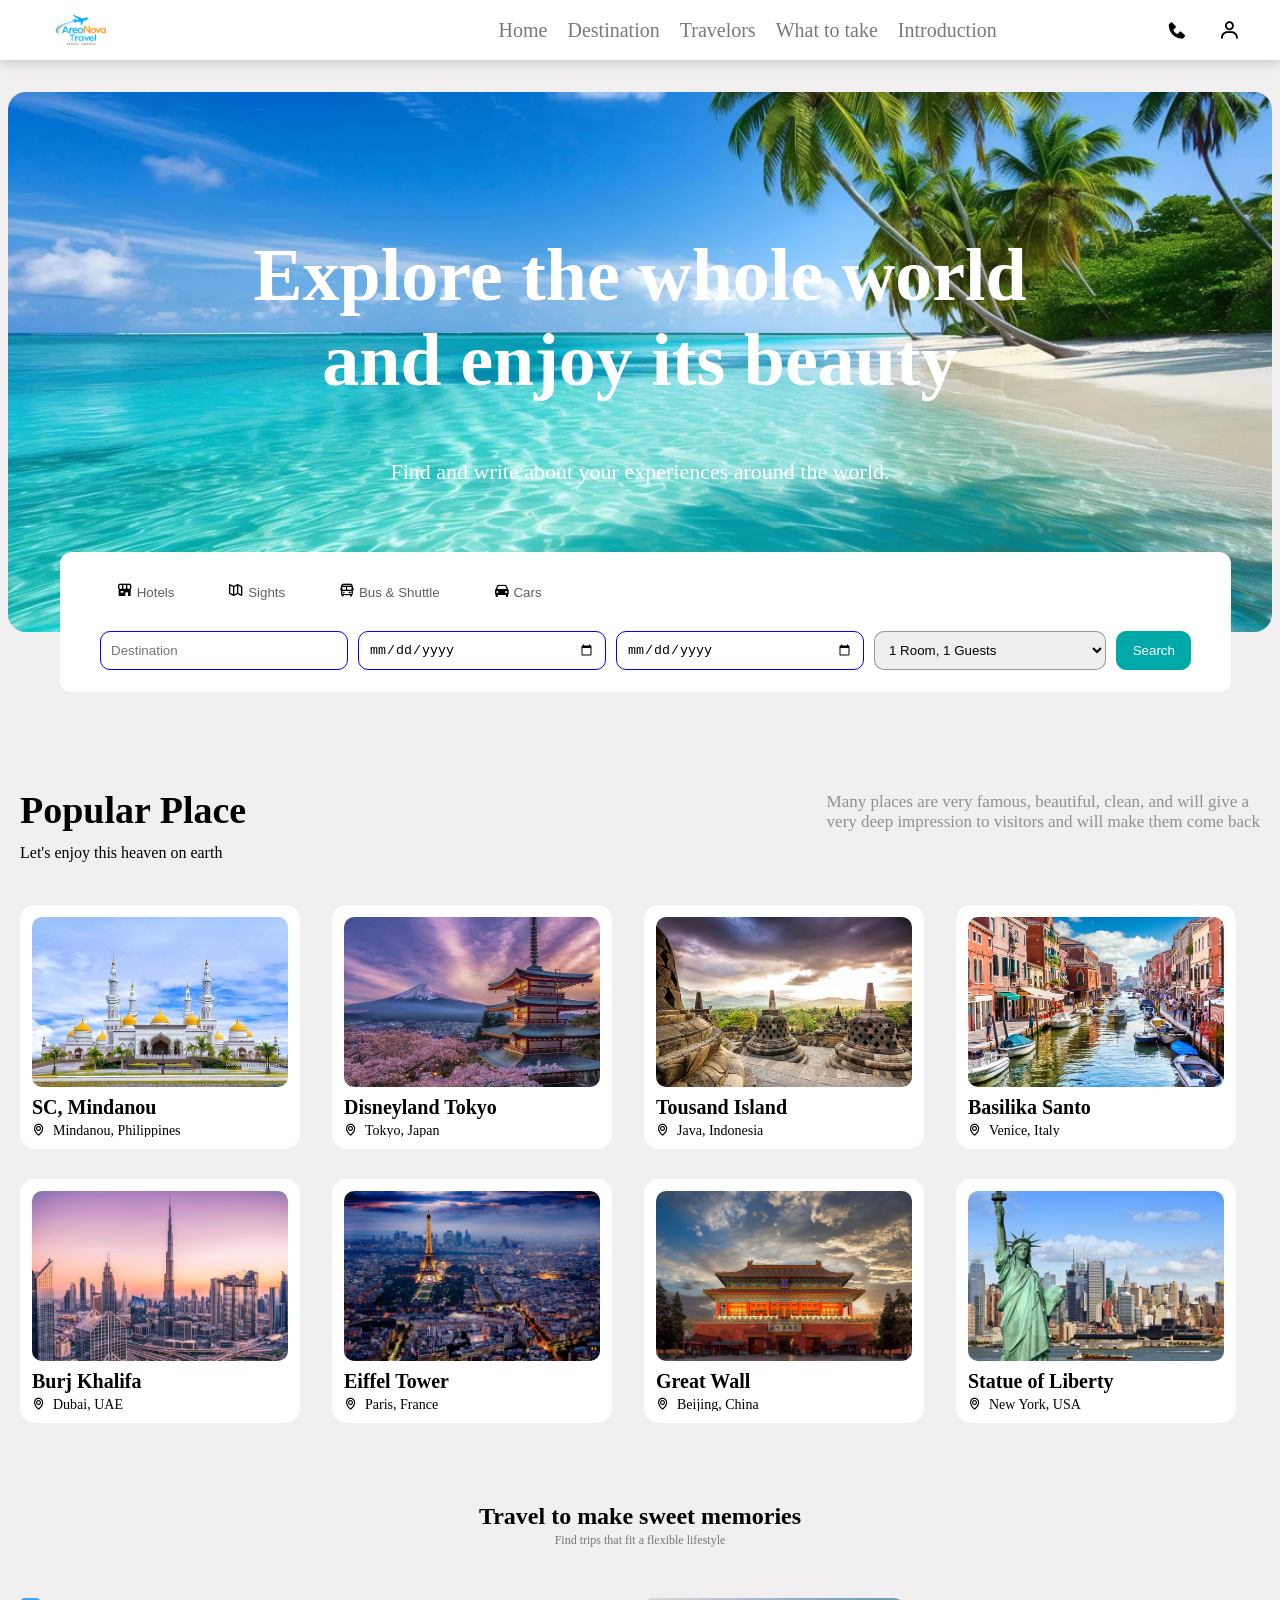
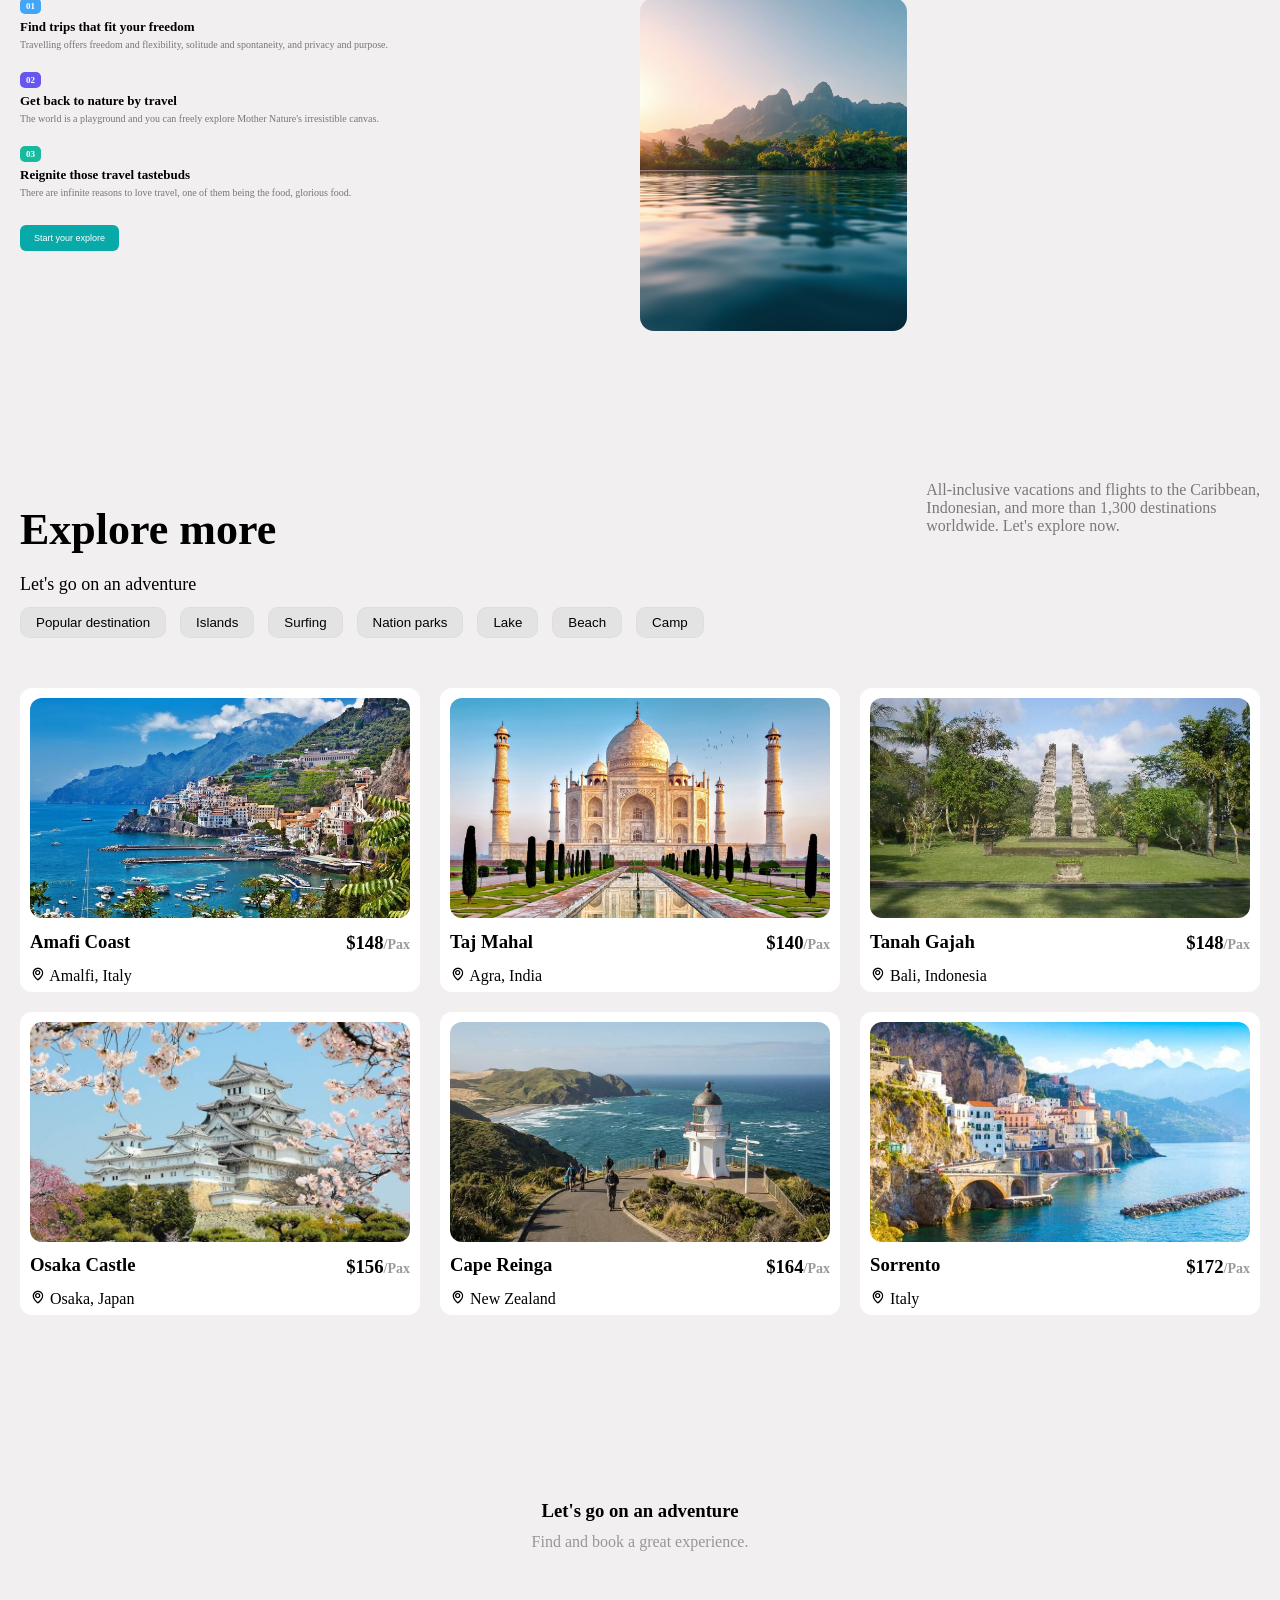
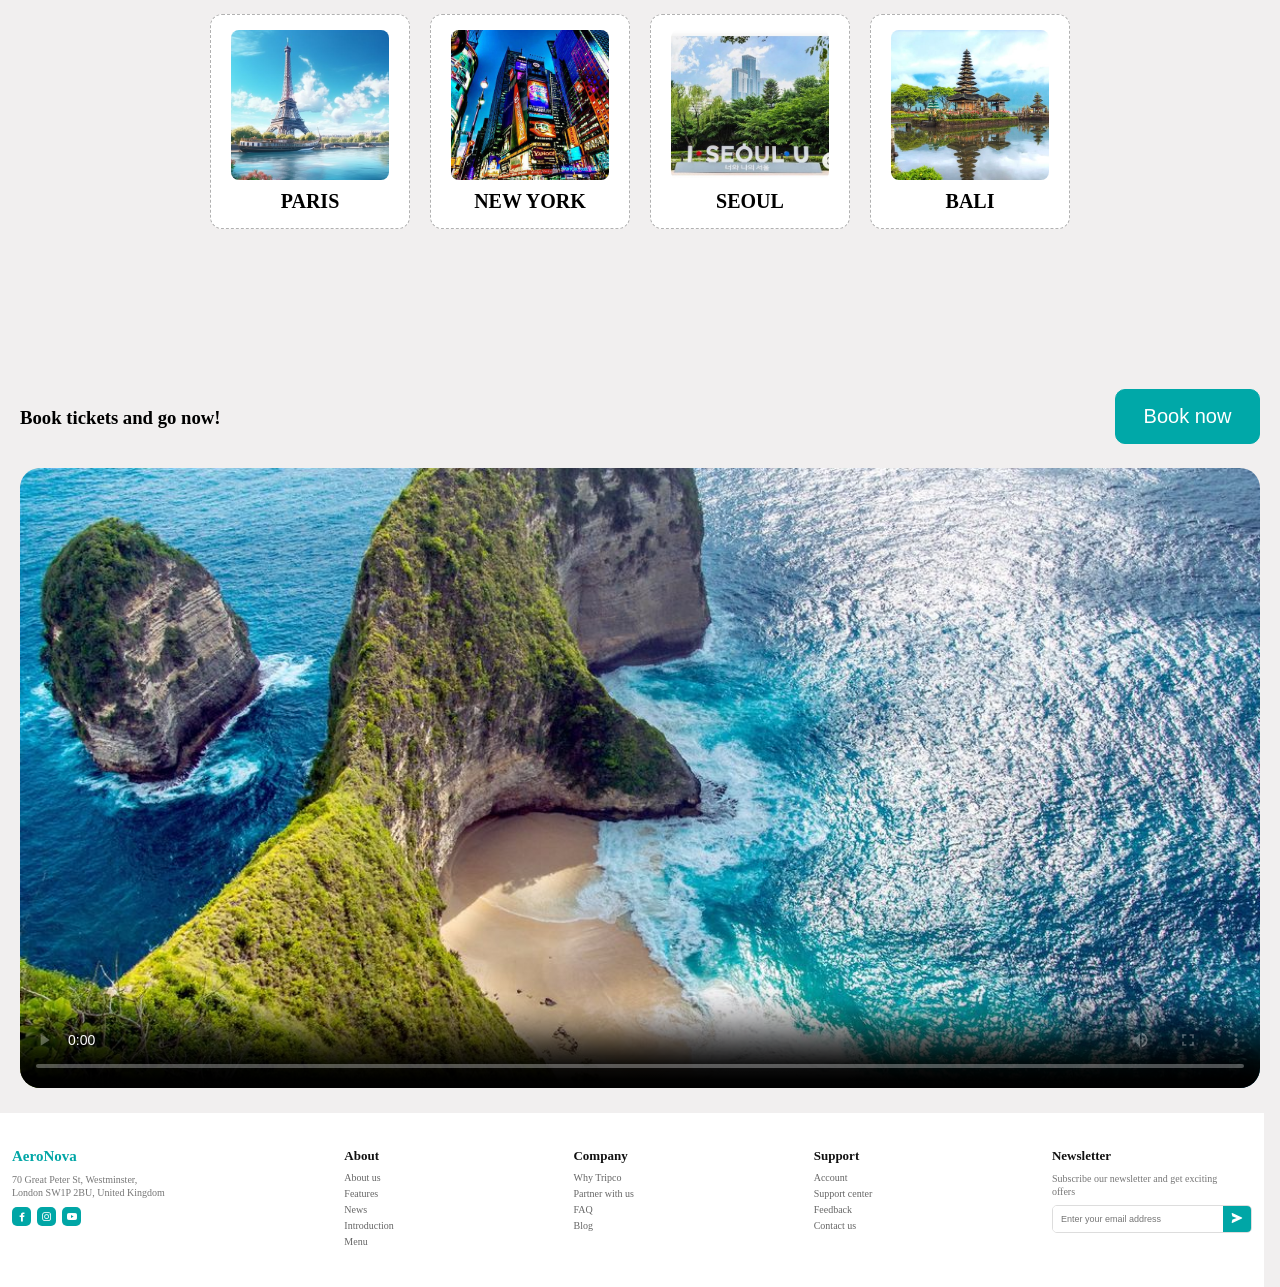
<file: index.html>
<!DOCTYPE html>
<html lang="en">
<head>
    <meta charset="UTF-8">
    <meta name="viewport" content="width=device-width, initial-scale=1.0">
    <title>Nova</title>
    <link rel="stylesheet" href="./style.css">
    <link href='https://unpkg.com/boxicons@2.1.4/css/boxicons.min.css' rel='stylesheet'>

</head>
<body>
    <header>
        <div class="container">
            <section class="menu">
                <img src="./img/nova.png" alt="">
                <div class="header-menu">
                    <i class='bx bx-menu'></i>
                </div>
                <ul class="header-tagbox">
                    <li>
                        <a href="#">Home</a>
                    </li>
                    <li>
                        <a href="#">Destination</a>
                    </li>
                    <li>
                        <a href="#">Travelors</a>
                    </li>
                    <li>
                        <a href="#">What to take</a>
                    </li>
                    <li>
                        <a href="#">Introduction</a>
                    </li>
                </ul>
                <div class="iconbox">
                    <i class='bx bxs-phone'></i>
                   <i class='bx bx-user'></i>
                </div>
            </section>
        </div>
    </header>
    
    <!-- navbar -->
    <section class="nav">
        <div class="container">
            <div class="navbar">
                <div class="navtextbox">
                    <h1>Explore the whole world <br>and enjoy its beauty</h1><br>
                    <p>Find and write about your experiences around the world.</p>
                </div>
            </div>
            <div class="main-box">
                <div class="nav-btnbox">
                    <ul class="nav-textbtn">
                        <li>
                            <button class="nav-mybtn">
                                <i class='bx bxs-store-alt'></i>
                                Hotels
                            </button>
                        </li>
                        <li>
                            <button class="nav-mybtn">
                                <i class='bx bx-map-alt'></i>
                                Sights
                            </button>
                        </li>
                        <li>
                            <button class="nav-mybtn">
                                <i class='bx bx-bus'></i>
                                Bus & Shuttle
                            </button>
                        </li>
                        <li>
                            <button class="nav-mybtn">
                                <i class='bx bxs-car'></i>
                                Cars
                            </button>
                        </li>
                    </ul>
                    <div class="nav-inputs">
                        <input type="text" placeholder="Destination">
                        <input type="date">
                        <input type="date">
                        <select>
                            <option>1 Room, 1 Guests</option>
                            <option>1 Room, 2 Guests</option>
                        </select>
                        <button>Search</button>
                    </div>    
                </div>
            </div>
        </div>
    </section>

    <!-- popular box-->
    <section class="popular">
        <div class="container">
            <div class="popular-desc">
                <div class="popular-description">
                    <h1>Popular Place</h1>
                    <p>Let's enjoy this heaven on earth</p>
                </div>
                <div class="popular_mini_desc">
                    Many places are very famous, beautiful, clean, and will give a
                    <br>
                    very deep impression to visitors and will make them come back
                </div>
            </div>
            <article class="popular-displays">
                <a href="./mainboxnav/main1.html" target="_blank" class="popular_main">
                    <div class="popular-block">
                        <div class="popular-img_main">
                            <img src="./img/imgbox/box1.png" alt="">
                        </div>
                        <div class="popular_textbox">
                            <h3>SC, Mindanou</h3>
                            <div class="textsbox_popular">
                                <i class='bx bx-map'></i>
                                <span>Mindanou, Philippines</span>
                            </div>
                        </div>
                    </div>
                </a>
                <a href="#" class="popular_main">
                    <div class="popular-block">
                        <div class="popular-img_main">
                            <img src="./img/imgbox/box2.png" alt="">
                        </div>
                        <div class="popular_textbox">
                            <h3>Disneyland Tokyo</h3>
                            <div class="textsbox_popular">
                                <i class='bx bx-map'></i>
                                <span> Tokyo, Japan</span>
                            </div>
                        </div>
                    </div>
                </a>
                <a href="#" class="popular_main">
                    <div class="popular-block">
                        <div class="popular-img_main">
                            <img src="./img/imgbox/box3.png" alt="">
                        </div>
                        <div class="popular_textbox">
                            <h3>Tousand Island</h3>
                            <div class="textsbox_popular">
                                <i class='bx bx-map'></i>
                                <span>Java, Indonesia</span>
                            </div>
                        </div>
                    </div>
                </a>
                <a href="#" class="popular_main">
                    <div class="popular-block">
                        <div class="popular-img_main">
                            <img src="./img/imgbox/box4.png" alt="">
                        </div>
                        <div class="popular_textbox">
                            <h3>Basilika Santo</h3>
                            <div class="textsbox_popular">
                                <i class='bx bx-map'></i>
                                <span>Venice, Italy</span>
                            </div>
                        </div>
                    </div>
                </a>
            </article>
            <article class="popular-displays">
                <a href="#" class="popular_main">
                    <div class="popular-block">
                        <div class="popular-img_main">
                            <img src="./img/imgbox/box5.png" alt="">
                        </div>
                        <div class="popular_textbox">
                            <h3>Burj Khalifa</h3>
                            <div class="textsbox_popular">
                                <i class='bx bx-map'></i>
                                <span> Dubai, UAE</span>
                            </div>
                        </div>
                    </div>
                </a>
                <a href="#" class="popular_main">
                    <div class="popular-block">
                        <div class="popular-img_main">
                            <img src="./img/imgbox/box6.png" alt="">
                        </div>
                        <div class="popular_textbox">
                            <h3>Eiffel Tower</h3>
                            <div class="textsbox_popular">
                                <i class='bx bx-map'></i>
                                <span> Paris, France</span>
                            </div>
                        </div>
                    </div>
                </a>
                <a href="#" class="popular_main">
                    <div class="popular-block">
                        <div class="popular-img_main">
                            <img src="./img/imgbox/box7.png" alt="">
                        </div>
                        <div class="popular_textbox">
                            <h3>Great Wall</h3>
                            <div class="textsbox_popular">
                                <i class='bx bx-map'></i>
                                <span>Beijing, China</span>
                            </div>
                        </div>
                    </div>
                </a>
                <a href="#" class="popular_main">
                    <div class="popular-block">
                        <div class="popular-img_main">
                            <img src="./img/imgbox/box8.png" alt="">
                        </div>
                        <div class="popular_textbox">
                            <h3>Statue of Liberty</h3>
                            <div class="textsbox_popular">
                                <i class='bx bx-map'></i>
                                <span>New York, USA</span>
                            </div>
                        </div>
                    </div>
                </a>
            </article>
        </div>
    </section>

    <!-- travel menu -->
    <section class="main-travel">
        <div class="container">
            <div class="travel-title">
                <h2>Travel to make sweet memories</h2>
                <p>Find trips that fit a flexible lifestyle</p>
            </div>
            <div class="travel-content">
                <div class="travel-info">
                    <div class="travel-item">
                        <span class="number blue">01</span>
                        <h3>Find trips that fit your freedom</h3>
                        <p>
                            Travelling offers freedom and flexibility, solitude and
                            spontaneity, and privacy and purpose.
                        </p>
                    </div>
                    <div class="travel-item">
                        <span class="number purple">02</span>
                        <h3>Get back to nature by travel</h3>
                        <p>
                            The world is a playground and you can freely explore
                            Mother Nature's irresistible canvas.
                        </p>
                    </div>
                    <div class="travel-item">
                        <span class="number green">03</span>
                        <h3>Reignite those travel tastebuds</h3>
                        <p>
                            There are infinite reasons to love travel, one of them
                            being the food, glorious food.
                        </p>
                    </div>
                    <button class="travel-btn">Start your explore</button>
                </div>
                <div class="travel-image">
                    <img src="./img/box-head.png" alt="Travel">
                </div>
            </div>
        </div>
    </section>

    <!-- explore menu -->

    <section class="explore-menu">
        <div class="container">
            <article class="explore-description">
                <div class="description-disp">
                    <div class="description-dispmenu">
                        <div class="description-title">
                            <h1>Explore more</h1>
                            <p>Let's go on an adventure</p>
                        </div>
                        <div class="description-left">
                            All-inclusive vacations and flights to the Caribbean,
                            <br>
                            Indonesian, and more than 1,300 destinations
                            <br>
                            worldwide. Let's explore now.
                        </div>
                    </div>
                    <div class="description-disp_menu">
                       <button>Popular destination</button> 
                       <button>Islands</button>
                       <button>Surfing</button>
                       <button>Nation parks</button>
                       <button>Lake</button>
                       <button>Beach</button>
                       <button>Camp</button>
                    </div>
                </div>    
            </article>
            <article class="explore_more-box">
                <div class="coast-box-disp">
                    <a href="#" class="coast-box">
                        <div class="coast-imgs">
                            <img src="./img/explore-img/amafi_coast.png" alt="">
                        </div>
                        <div>
                            <div class="coast-price">
                                <h1>Amafi Coast</h1>
                                <h3>$148<span class="coast_price-span">/Pax</span></h3>
                            </div>
                            <div class="coast-mini-tag">
                                <i class='bx bx-map'></i>
                                <span>Amalfi, Italy</span>
                            </div>
                        </div>
                    </a>
                    <a href="#" class="coast-box">
                        <div class="coast-imgs">
                            <img src="./img/explore-img/taj_mahal.png" alt="">
                        </div>
                        <div>
                            <div class="coast-price">
                                <h1>Taj Mahal</h1>
                                <h3>$140<span class="coast_price-span">/Pax</span></h3>
                            </div>
                            <div class="coast-mini-tag">
                                <i class='bx bx-map'></i>
                                <span>Agra, India</span>
                            </div>
                        </div>
                    </a>
                    <a href="#" class="coast-box">
                        <div class="coast-imgs">
                            <img src="./img/explore-img/tanah_galah.png" alt="">
                        </div>
                        <div>
                            <div class="coast-price">
                                <h1>Tanah Gajah</h1>
                                <h3>$148<span class="coast_price-span">/Pax</span></h3>
                            </div>
                            <div class="coast-mini-tag">
                                <i class='bx bx-map'></i>
                                <span>Bali, Indonesia</span>
                            </div>
                        </div>
                    </a>
                </div>
                <div class="coast-box-disp">
                    <a href="#" class="coast-box">
                        <div class="coast-imgs">
                            <img src="./img/explore-img/osaka_castle.png" alt="">
                        </div>
                        <div>
                            <div class="coast-price">
                                <h1>Osaka Castle</h1>
                                <h3>$156<span class="coast_price-span">/Pax</span></h3>
                            </div>
                            <div class="coast-mini-tag">
                                <i class='bx bx-map'></i>
                                <span>Osaka, Japan</span>
                            </div>
                        </div>
                    </a>
                    <a href="#" class="coast-box">
                        <div class="coast-imgs">
                            <img src="./img/explore-img/cape_reinga.png" alt="">
                        </div>
                        <div>
                            <div class="coast-price">
                                <h1>Cape Reinga</h1>
                                <h3>$164<span class="coast_price-span">/Pax</span></h3>
                            </div>
                            <div class="coast-mini-tag">
                                <i class='bx bx-map'></i>
                                <span>New Zealand</span>
                            </div>
                        </div>
                    </a>
                    <a href="#" class="coast-box">
                        <div class="coast-imgs">
                            <img src="./img/explore-img/sorrento.png" alt="">
                        </div>
                        <div>
                            <div class="coast-price">
                                <h1>Sorrento</h1>
                                <h3>$172<span class="coast_price-span">/Pax</span></h3>
                            </div>
                            <div class="coast-mini-tag">
                                <i class='bx bx-map'></i>
                                <span>Italy</span>
                            </div>
                        </div>
                    </a>
                </div>
            </article>
        </div>
    </section>

    <!-- Adventure Menu -->
    <section class="adventure-menu">
        <div class="container">
            <article class="adventure-box">
                <div class="adventure-textbox">
                    <h1>Let's go on an adventure</h1>
                    <p>Find and book a great experience.</p>
                </div>
                <div class="adventure-main_box">
                    <div class="adventure-sklet">
                        <img src="./img/adventure/paris.png" alt="">
                        <h1>PARIS</h1>
                    </div>
                    <div class="adventure-sklet">
                        <img src="./img/adventure/newyork.png" alt="">
                        <h1>NEW YORK</h1>
                    </div>
                    <div class="adventure-sklet">
                        <img src="./img/adventure/seoul.png" alt="">
                        <h1>SEOUL</h1>
                    </div>                
                    <div class="adventure-sklet">
                        <img src="./img/adventure/bali.png" alt="">
                        <h1>BALI</h1>
                    </div>
                </div>
            </article>
        </div>
    </section>

    <!-- book ticket -->
    <section class="book-ticket_box">
        <div class="container">
            <article class="book-box">
                <div class="ticket-description">
                    <h1>Book tickets and go now!</h1>
                    <button>Book now</button>
                </div>
                <div class="bookbox_video">
                    <video
                        controls
                        poster="./img/adventure.png"
                        src="./img/aeronova.mp4">
                    </video>
                </div>
            </article>
        </div>
    </section>

    <!-- footer -->
    <footer class="footer">
        <div class="container">
            <div class="footer-content">
                <div class="footer-about">
                    <h3>AeroNova</h3>
                    <p>
                        70 Great Peter St, Westminster,<br>
                        London SW1P 2BU, United Kingdom
                    </p>
                    <div class="social-icons">
                        <a href="#"><i class='bx bxl-facebook'></i></a>
                        <a href="#"><i class='bx bxl-instagram'></i></a>
                        <a href="#"><i class='bx bxl-youtube'></i></a>
                    </div>
                </div>
                <div class="footer-column">
                    <h4>About</h4>
                    <a href="#">About us</a>
                    <a href="#">Features</a>
                    <a href="#">News</a>
                    <a href="#">Introduction</a>
                    <a href="#">Menu</a>
                </div>
                <div class="footer-column">
                    <h4>Company</h4>
                    <a href="#">Why Tripco</a>
                    <a href="#">Partner with us</a>
                    <a href="#">FAQ</a>
                    <a href="#">Blog</a>
                </div>
                <div class="footer-column">
                    <h4>Support</h4>
                    <a href="#">Account</a>
                    <a href="#">Support center</a>
                    <a href="#">Feedback</a>
                    <a href="#">Contact us</a>
                </div>
                <div class="footer-newsletter">
                    <h4>Newsletter</h4>
                    <p>
                        Subscribe our newsletter and get exciting<br>
                        offers
                    </p>
                    <form>
                        <input type="email" placeholder="Enter your email address">
                        <button type="submit">
                            <i class='bx bxs-send'></i>
                        </button>
                    </form>
                </div>
            </div>
        </div>
    </footer>

</body>
</html>
</file>
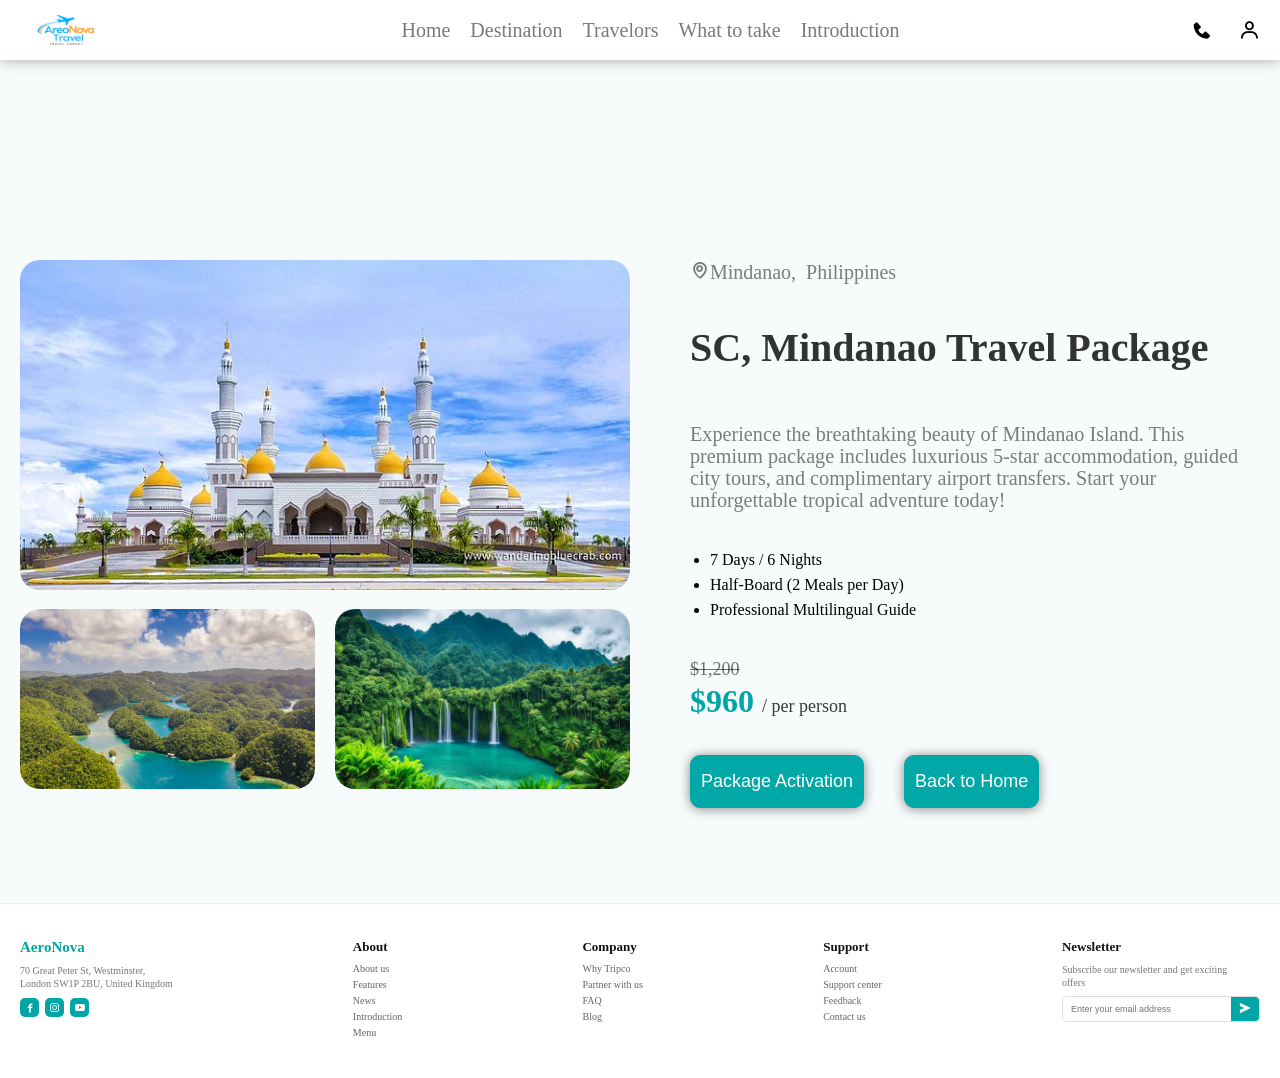
<file: mainboxnav/main1.html>
<!DOCTYPE html>
<html lang="en">

<head>
    <meta charset="UTF-8">
    <meta name="viewport" content="width=device-width, initial-scale=1.0">
    <title>Document</title>
    <link href='https://unpkg.com/boxicons@2.1.4/css/boxicons.min.css' rel='stylesheet'>
    <style>
        * {
            box-sizing: border-box;
        }
        body {
            margin: 0;
            background-color: #f8fbfb;
        }
        .container {
            width: 1240px;
            margin: 0 auto;
        }
        header {
            background-color: white;
            box-shadow: 0 2px 12px rgba(0, 0, 0, 0.259);
            position: sticky;
            top: 0;
            z-index: 100;
        }
        .header-menu {
            display: none;
            font-size: 34px;
        }
        .menu {
            height: 60px;
            display: flex;
            align-items: center;
            justify-content: space-between;
        }
        .menu img {
            width: 90px;
        }
        .header-tagbox {
            display: flex;
            gap: 20px;
            list-style: none;
            margin: 0;
            padding: 0;
        }
        .header-tagbox a {
            color: rgba(0, 0, 0, 0.527);
            text-decoration: none;
            transition: 0.2s ease;
            font-size: 20px;
        }
        .header-tagbox a:hover {
            color: rgba(0, 0, 0, 0.76);
        }
        .iconbox {
            display: flex;
            align-items: center;
            gap: 25px;
            font-size: 22px;
        }
        .iconbox i {
            cursor: pointer;
            transition: 0.2s ease;
        }
        .iconbox i:hover {
            color: rgba(0, 0, 0, 0.4);
        }


        /* main_sect */
        .main_sect {
            margin-top: 200px;
        }
        .main {
            display: flex;
            gap: 60px;
        }
        .main_imgbox img{
            width: 610px;
            height: 330px;
            border-radius: 20px;
            object-fit: cover;
        }
        .imgbox-bottom {
            display: flex;
            gap: 20px;
            margin-top: 15px;
        }
        .imgbox-bottom img {
            width: 295px;
            height: 180px;
            transition: 0.3s ease;
            object-fit: cover;
        }
        .imgbox-bottom img:hover {
            transform: scale(1.05);
        }
        .menu-description i {
            font-size: 20px;
            color: rgba(0, 0, 0, 0.507);
        }
        .main-desc h1{
            font-size: 40px;
            line-height: 50px;
            color: rgba(0, 0, 0, 0.804);
        }
        .main-desc p {
            line-height: 22px;
            font-size: 20.22px;
            color: rgba(0, 0, 0, 0.507);
            padding: 10px 0;
        }
        .menu-check {
            display: flex;
            flex-direction: column;
            gap: 7px;
            margin: auto 0 0 0;
            padding: 10px 0;
            margin-left: 20px;
        }
        .check-money {
            line-height: 5px;
            padding: 20px 0;
        }
        .check-money p {
            font-size: 18px;
            color: rgba(0, 0, 0, 0.56);
            text-decoration: line-through;
        }
        .check-money h2 {
            font-size: 32px;
            color: #00a6a6;
        }
        .check-money span {
            color: rgba(2, 2, 2, 0.776);
            font-size: 18px;
            font-weight: 100;
        }
        .checkbutton {
            display: flex;
            gap: 40px;
        }
        .checkbutton button{
            padding: 15px 10px;
            background-color: #00a8a8;
            border-radius: 10px;
            border: 1px solid #00a8a8;
            font-size: 18px;
            box-shadow: 0 1px 12px rgba(0, 0, 0, 0.464);
            cursor: pointer;
            transition: 0.4s ease;
        }
        .checkbutton button:hover {
            transform: translateY(-5px);
            background-color: rgb(21, 137, 137);
            border: 1px solid rgb(21, 137, 137);
        }
        .checkbutton button > a{
            text-decoration: none;
            color: white;
        }

        /* footer */
        .footer {
            top: 0;
            width: 100%;
            background: #fff;
            padding: 35px 0;
            margin-top: 95px;
            border-top: 1px solid rgb(245, 232, 232);
        }

        .footer-content {
            width: 100%;
            display: flex;
            justify-content: space-between;
            align-items: flex-start;
        }

        .footer-about h3 {
            margin: 0 0 8px;
            color: #00a6a6;
            font-size: 15px;
        }

        .footer-about p {
            margin: 0;
            color: #777;
            font-size: 10px;
            line-height: 1.3;
        }

        .footer-column {
            display: flex;
            flex-direction: column;
        }

        .footer-column h4,
        .footer-newsletter h4 {
            margin: 0 0 8px;
            color: #111;
            font-size: 13px;
        }

        .footer-column a {
            margin-bottom: 5px;
            color: #666;
            font-size: 10px;
            text-decoration: none;
        }

        .footer-newsletter p {
            margin: 0 0 7px;
            color: #777;
            font-size: 10px;
            line-height: 1.3;
        }

        .social-icons {
            display: flex;
            gap: 6px;
            margin-top: 8px;
        }

        .social-icons a {
            width: 19px;
            height: 19px;
            display: flex;
            align-items: center;
            justify-content: center;
            background: #00a6a6;
            color: #fff;
            border-radius: 5px;
            text-decoration: none;
        }

        .social-icons i {
            font-size: 12px;
        }

        .footer-newsletter form {
            width: 198px;
            height: 26px;
            display: flex;
            border: 1px solid #ddd;
            border-radius: 5px;
            overflow: hidden;
        }

        .footer-newsletter input {
            width: 100%;
            min-width: 0;
            padding: 0 8px;
            border: 0;
            outline: 0;
            font-size: 9px;
        }

        .footer-newsletter button {
            width: 28px;
            flex-shrink: 0;
            border: 0;
            background: #00a6a6;
            color: #fff;
            cursor: pointer;
        }
        .item1 {
            grid-area: item1;
        } 
        .item2 {
            grid-area: item2;
        }
        .item3 {
            grid-area: item3;
        }
        
        
        /* responsive */

        @media(max-width: 900px) {
            /* Header */
            header {
                position: static;
            }
            .container {
                width: 100%;
                max-width: 100%;
                margin: 0;
                padding-left: 15px;
                padding-right: 15px;
                box-sizing: border-box;
            }
            .menu {
                display: flex;
                align-items: center;
                justify-content: space-between;
            }

            .menu img {
                display: block;
                width: 65px;
                height: 50px;
                object-fit: contain;
            }

            .header-tagbox {
                display: none;
            }

            .iconbox {
                display: none;
            }

            .header-menu {
                display: block;
                font-size: 34px;
                cursor: pointer;
            }


            /* Main sect */
            .main_sect {
                width: 100%;
                margin-top: 40px;
            }

            .main_sect .container {
                width: 100%;
                padding: 0 15px;
                box-sizing: border-box;
            }

            .main {
                width: 100%;
                display: flex;
                flex-direction: column;
                gap: 25px;
            }
            .main_imgbox {
                width: 100%;
                display: grid;
                gap: 15px;
                grid-template-areas: 
                'item1 item1'
                'item2 item3';
                
            }
            .main_imgbox > img:first-child {
                width: 100%;
                object-fit: cover;
                border-radius: 14px;
            }
            .imgbox-bottom {
                width: 100%;
                display: contents;
                margin-top: 5px;
            }
            .imgbox-bottom img {
                width: 100%;
                object-fit: cover;
                border-radius: 14px;
                display: block;
            }

            .menu-description i{
                font-size: 18px;
            }

            .main-desc h1{
                font-size: 26px;
                line-height: 15px;
            }
            .main-desc p {
                font-size: 16px;
            }
            .checkbutton button, a {
                padding: 10px 15px;
                font-size: 12px;
            }
            /* Footer */
            .footer {
                width: 100%;
                padding: 25px;
            }
            .footer-about h3 {
                font-size: 24px;
            }
            .footer-about p {
                font-size: 14px;
            }
            .footer-column h4 {
                font-size: 22px;
            } 
            .footer-column a {
                font-size: 16px;
            }
            .social-icons a{
                padding: 4px;
            }
            .social-icons a > i {
                    font-size: 18px;
                }
            .footer-content {
                width: 100%;
                max-width: 700px;
                margin: 0 auto;
                display: grid;
                grid-template-columns: repeat(2, 1fr);
                gap: 40px;
            }
            .footer-newsletter h4{
                font-size: 22px;
            }
            .footer-newsletter p {
                font-size: 12px;
            }
        }
    </style>
</head>
<body>
    <header>
        <div class="container">
            <section class="menu">
                <img src="../img/nova.png" alt="Nova">
                <div class="header-menu">
                    <i class='bx bx-menu'></i>
                </div>
                <ul class="header-tagbox">
                    <li><a href="#">Home</a></li>
                    <li><a href="#">Destination</a></li>
                    <li><a href="#">Travelors</a></li>
                    <li><a href="#">What to take</a></li>
                    <li><a href="#">Introduction</a></li>
                </ul>
                <div class="iconbox">
                    <i class='bx bxs-phone'></i>
                    <i class='bx bx-user'></i>
                </div>
            </section>
        </div>
    </header>

    <!-- main_sect -->
    <section class="main_sect">
        <div class="container">
            <article class="main">
                <div class="main_imgbox">
                    <img src="./img/main1.png" class="item1" alt="">
                    <div class="imgbox-bottom">
                        <img src="./img/main2.png" alt="" class="item2">
                        <img src="./img/main3.png" alt="" class="item3">
                    </div>
                </div>
                <div class="menu-textbox">
                    <div class="menu-description">
                        <i class='bx bx-map'>Mindanao, Philippines</i>
                        <div class="main-desc">
                            <h1>SC, Mindanao Travel Package</h1>
                            <p>Experience the breathtaking beauty of Mindanao Island. This premium package includes luxurious 5-star accommodation, guided city tours, and complimentary airport transfers. Start your unforgettable tropical adventure today!</p>
                        </div>
                        <ul class="menu-check">
                            <li>7 Days / 6 Nights</li>
                            <li>Half-Board (2 Meals per Day)</li>
                            <li>Professional Multilingual Guide</li>
                        </ul>
                        <div class="check-money">
                            <p>$1,200</p>
                            <h2>$960 <span>/ per person</span></h2>
                        </div>
                        <div class="checkbutton">
                            <button>
                                <a href="#">Package Activation</a>
                            </button>
                            <button>
                                <a href="#">Back to Home</a>
                            </button>
                        </div>
                    </div>
                </div>
            </article>
        </div>
    </section>

    <!-- footer -->
    <footer class="footer">
        <div class="container">
            <div class="footer-content">
                <div class="footer-about">
                    <h3>AeroNova</h3>
                    <p>
                        70 Great Peter St, Westminster,<br>
                        London SW1P 2BU, United Kingdom
                    </p>
                    <div class="social-icons">
                        <a href="#"><i class='bx bxl-facebook'></i></a>
                        <a href="#"><i class='bx bxl-instagram'></i></a>
                        <a href="#"><i class='bx bxl-youtube'></i></a>
                    </div>
                </div>
                <div class="footer-column">
                    <h4>About</h4>
                    <a href="#">About us</a>
                    <a href="#">Features</a>
                    <a href="#">News</a>
                    <a href="#">Introduction</a>
                    <a href="#">Menu</a>
                </div>
                <div class="footer-column">
                    <h4>Company</h4>
                    <a href="#">Why Tripco</a>
                    <a href="#">Partner with us</a>
                    <a href="#">FAQ</a>
                    <a href="#">Blog</a>
                </div>
                <div class="footer-column">
                    <h4>Support</h4>
                    <a href="#">Account</a>
                    <a href="#">Support center</a>
                    <a href="#">Feedback</a>
                    <a href="#">Contact us</a>
                </div>
                <div class="footer-newsletter">
                    <h4>Newsletter</h4>
                    <p>
                        Subscribe our newsletter and get exciting<br>
                        offers
                    </p>
                    <form>
                        <input type="email" placeholder="Enter your email address">
                        <button type="submit">
                            <i class='bx bxs-send'></i>
                        </button>
                    </form>
                </div>
            </div>
        </div>
    </footer>
</body>
</html>
</file>
<file: style.css>
body {
    background-color: rgba(241, 239, 239, 0.986);
}
* {
    list-style: none;
    text-decoration: none;
}
.container {
    max-width: 1240px;
    margin: 0 auto;
}
.menu {
    display: flex;
    align-items: center;
    justify-content: space-between;
    padding: 0 20px;
}
.menu img{
    width: 80px;
    height: 60px;
}

header {
    margin: -8px;
    padding: 0;
    background-color: white;
    box-shadow: 0 2px 12px rgba(0, 0, 0, 0.178);
    position: sticky;
    top: 0;
    z-index: 100;
}



.header-tagbox {
    display: flex;
    gap: 20px;
}

.header-tagbox a {
    color: rgba(0, 0, 0, 0.527);
    font-size: 20px;
    transition: 0.2s ease;
}
.header-tagbox a:hover {
    color: rgba(0, 0, 0, 0.76);
    font-size: 20px;
}
.iconbox {
    display: flex;
    font-size: 22px;
    gap: 30px;
}
.iconbox i {
    cursor: pointer;
}
.iconbox i:hover{
    color: rgba(0, 0, 0, 0.205);
}


/* nav */
.nav {
    margin-top: 40px;
    width: 100%;
    min-height: 540px;
    background: url("./img/mynav.webp") center / cover;
    background-repeat: no-repeat;
    box-sizing: border-box;
    position: relative;
    border-radius: 18px;
}
.navbar {
    display: flex;
    position: absolute;
    top: 80px;
    left: 0;
    width: 100%;
    flex-direction: column;
    text-align: center;
    color: white;
    overflow: hidden;
}
.navtextbox h1 {
    font-size: 74px;
}
.navtextbox p {
    font-size: 22px;
    margin-top: -24px;
}
.nav-btnbox {
    background-color: white;
    position: relative;
    top: 460px;
    left: 0;
    width: 100%;
    height: 110px;
    padding: 15px 40px;
    border-radius: 12px;
    overflow: hidden;
}
.main-box {
    width: 88%;
    margin-left: 40px;
}
.nav-textbtn {
    display: flex;
    gap: 40px;
    position: relative;
    padding: 0;
    margin-left: 10px;
}
.nav-textbtn li, button {
    color: rgba(0, 0, 0, 0.633);
}
.nav-textbtn i {
    font-size: 16px;
    gap: 20px;
    color: rgb(0, 0, 0);
}
.nav-mybtn {
    padding: 7px;
    background-color: transparent;
    position: relative;
    top: -8px;
    border: none;
    cursor: pointer;
}
.nav-mybtn:hover{
    transform: scale(1.1);
    background-color: #00a8a8;
    border: none;
    cursor: pointer;
    border-radius: 8px;
    color: white;
}
.nav-mybtn:active {
    transform: scale(1.0);
}
.nav-mybtn:hover i {
    color: white;
}
.nav-mybtn:hover span {
    color: white;
}
.nav-inputs {
    display: flex;
    width: 100%;
    gap: 10px;
}
.nav-inputs input, select{
    padding: 10px;
    width: 320px;
    cursor: pointer;
}
.nav-inputs select {
    border-radius: 10px;
    border: 1px solid rgba(0, 0, 0, 0.363);
}
.nav-inputs input {
    border-radius: 10px;
    border: 1px solid blue;
}
.nav-inputs button {
    width: 100px;
    background-color: #00a8a8;
    border: 1px solid #00a8a8;
    border-radius: 10px;
    cursor: pointer;
    color: white;
    transition: 0.2s ease;
}
.nav-inputs button:hover {
    background-color: #048d8d;
    border: 1px solid #048d8d;   
}


/* Popular */
.popular {
    margin-top: 140px;
}
.popular-desc {
    display: flex;
}
.popular-description {
    line-height: 12px;      
}
.popular-description h1 {
    font-size: 38px;
}
.popular_mini_desc {
    margin: 0 0 0 auto;
    margin-top: 20px;
    font-size: 17px;
    color: rgba(0, 0, 0, 0.401);
}

/* popular block */
.popular-displays {
    width: 100%;
    display: flex;
    gap: 32px;
}

.popular_main {
    display: flex;
    margin-top: 30px;
    color: black;
}

.popular-block {
    width: 280px;
    border-radius: 15px;
    overflow: hidden;
    background-color: white;
    border: 12px solid white;
    box-sizing: border-box;
    transition: 0.4s ease;
}

.popular-block:hover {
    transform: translateY(-10px);
    box-shadow: 0 10px 12px rgba(0, 0, 0, 0.334);
}

.popular-img_main {
    width: 100%;
    height: 170px;
    overflow: hidden;
}

.popular-img_main img {
    width: 100%;
    height: 100%;
    object-fit: cover;
    display: block;
    border-radius: 10px;
}

.popular_textbox {
    padding: 20px 0 0 ;
    line-height: 1px;
}

.popular_textbox h3 {
    font-size: 20px;
    margin: 0 0 15px;
}

.textsbox_popular {
    display: flex;
    align-items: center;
    gap: 7px;
}

.textsbox_popular i {
    font-size: 14px;
}
.textsbox_popular span {
    font-size: 14px;
}


/* Travel */
.main-travel {
    margin-top: 80px;
}

.main-travel .container {
    width: 1240px;
    margin: 0 auto;
}

.travel-title {
    text-align: center;
    margin-bottom: 50px;
}

.travel-title h2 {
    margin: 0;
    font-size: 24px;
    font-weight: 700;
}

.travel-title p {
    margin: 3px 0 0;
    color: #777;
    font-size: 12px;
}


/* Content */




.travel-info {
    width: 520px;
}

.travel-item {
    margin-bottom: 21px;
}
.travel-content {
    display: flex;
    gap: 100px;
}
.number {
    display: flex;
    align-items: center;
    justify-content: center;
    width: 21px;
    height: 16px;
    border-radius: 5px;
    color: white;
    font-size: 9px;
    font-weight: 600;
    margin-bottom: 5px;
}

.blue {
    background-color: #42a5f5;
}

.purple {
    background-color: #6655ee;
}

.green {
    background-color: #18b99d;
}

.travel-item h3 {
    margin: 0 0 3px;
    font-size: 13px;
    font-weight: 700;
}

.travel-item p {
    width: 390px;
    margin: 0;
    color: #777;
    font-size: 10px;
    line-height: 13px;
}


.travel-btn {
    margin-top: 5px;
    border: none;
    border-radius: 6px;
    padding: 8px 14px;
    background-color: #08aaa9;
    color: white;
    font-size: 9px;
    cursor: pointer;
}

.travel-image {
    width: 267px;
    height: 333px;
    overflow: hidden;
    border-radius: 14px;

}

.travel-image img {
    width: 100%;
    height: 100%;
    display: block;
    object-fit: cover;
}


/* explore more */
.explore-menu {
    margin-top: 150px;
}
.explore-description {
    width: 100%;
}

.description-disp {
    width: 100%;
}
.description-dispmenu {
    display: flex;
}
.description-disp h1 {
    font-size: 44px;
}

.description-disp p {
    font-size: 18px;
}
.description-title {
    line-height: 10px;
}
.description-left {
    margin-left: auto;
    color: rgba(0, 0, 0, 0.496);
}

.description-disp_menu {
    display: flex;
    gap: 14px;
}
.description-disp_menu button{
    padding: 7px 15px;
    border: 1px solid #d7d7d776;
    background-color: #d7d7d776;
    border-radius: 10px;
    color: black;
    transition: 0.4s ease;
    cursor: pointer;
}
.description-disp_menu button:hover {
    background-color: #00a8a8;
    border: 1px solid #00a8a8;
    color: white;
}

/* Coast box */
.coast-box-disp {
    display: flex;
    gap: 20px;
}
.explore_more-box {
    margin-top: 50px;
    display: flex;
    flex-direction: column;
    gap: 20px;
}
.coast-box {
    display: block;
    width: 410px;
    box-sizing: border-box;
    line-height: 10px;
    background-color: white;
    color: black;
    padding: 10px;
    border-radius: 12px;
    transition: 0.4s ease;
}
.coast-box:hover {
    transform: translateY(-10px);
    box-shadow: 0 10px 12px rgba(0, 0, 0, 0.334);
}
.coast-price {
    display: flex;

}
.coast-price h3 {
    margin: 0 0 0 auto;
    transform: translateY(20px);
}
.coast_price-span {
    color: rgba(127, 123, 123, 0.779);
    font-size: 14px;
}
.coast-imgs img {
    width: 100%;
    height: 220px;
    object-fit: cover;
    border-radius: 12px;
    display: block;
}



/* Adventure-box */
.adventure-menu {
    margin-top: 190px;
}
.adventure-textbox {
    text-align: center;
    line-height: 12px;
}
.adventure-textbox p {
    color: rgba(0, 0, 0, 0.371);
}

.adventure-main_box {
    display: flex;
    justify-content: center;
    align-items: flex-start;
    gap: 20px;
    text-align: center;
    position: relative;
    top: 50px;
    
}

.adventure-sklet {
    width: 200px;
    padding: 15px 20px;
    background-color: white;
    box-sizing: border-box;
    border: 1px dashed rgba(0, 0, 0, 0.304);
    border-radius: 12px;
    transition: 0.4s ease;
}
.adventure-sklet:hover {
    transform: translateY(-10px);
}
.adventure-sklet img {
    width: 100%;
    height: 150px;
    object-fit: cover;
    display: block;
    border-radius: 8px;
}

.adventure-sklet h1 {
    margin: 10px 0 0;
    font-size: 20px;
}


/* book-ticket */
.book-ticket_box {
    margin-top: 210px;
}
.ticket-description {
    display: flex;
}
.ticket-description button {
    margin: 0 0 0 auto;
    width: 145px;
    height: 55px;
    background-color: #00a8a8;
    border: 1px solid #00a8a8;
    border-radius: 10px;
    font-size: 20px;
    color: white;
    transition: 0.2s ease;
    cursor: pointer;
}
.ticket-description button:hover {
    background-color: #048d8d;
    border: 1px solid #048d8d;
}
.ticket-description button:active {
    transform: scale(0.9);
}
.bookbox_video {
    width: 100%;
    height: 100%;
}
.container {
    width: 100%;
}

.bookbox_video {
    width: 100%;
    margin-top: 20px;
}

.bookbox_video video {
    width: 100%;
    height: auto;
    display: block;
    border-radius: 20px;
}



/* footer */
.footer {
    margin: -8px;
    top: 0;
    width: 100%;
    background: #fff;
    padding: 35px 0;
    margin-top: 25px;
}

.footer-content {
    width: 100%;
    display: flex;
    justify-content: space-between;
    align-items: flex-start;
}

.footer-about h3 {
    margin: 0 0 8px;
    color: #00a6a6;
    font-size: 15px;
}

.footer-about p {
    margin: 0;
    color: #777;
    font-size: 10px;
    line-height: 1.3;
}

.footer-column {
    display: flex;
    flex-direction: column;
}

.footer-column h4,
.footer-newsletter h4 {
    margin: 0 0 8px;
    color: #111;
    font-size: 13px;
}

.footer-column a {
    margin-bottom: 5px;
    color: #666;
    font-size: 10px;
    text-decoration: none;
}

.footer-newsletter p {
    margin: 0 0 7px;
    color: #777;
    font-size: 10px;
    line-height: 1.3;
}

.social-icons {
    display: flex;
    gap: 6px;
    margin-top: 8px;
}

.social-icons a {
    width: 19px;
    height: 19px;
    display: flex;
    align-items: center;
    justify-content: center;
    background: #00a6a6;
    color: #fff;
    border-radius: 5px;
    text-decoration: none;
}

.social-icons i {
    font-size: 12px;
}

.footer-newsletter form {
    width: 198px;
    height: 26px;
    display: flex;
    border: 1px solid #ddd;
    border-radius: 5px;
    overflow: hidden;
}

.footer-newsletter input {
    width: 100%;
    min-width: 0;
    padding: 0 8px;
    border: 0;
    outline: 0;
    font-size: 9px;
}

.footer-newsletter button {
    width: 28px;
    flex-shrink: 0;
    border: 0;
    background: #00a6a6;
    color: #fff;
    cursor: pointer;
}
.header-menu i {
    font-size: 22px;
    display: none;
}

@media (max-width: 900px) {


html,
body {
    width: 100%;
    max-width: 100%;
    margin: 0;
    padding: 0;
    overflow-x: clip;
}

img {
    max-width: 100%;
}


    /* Header */
    header {
        position: static;
    }
    .container {
        width: 100%;
        max-width: 100%;
        margin: 0;
        padding-left: 15px;
        padding-right: 15px;
        box-sizing: border-box;
    }
    .menu {
        height: 65px;
        padding: 0 15px;
        flex-direction: row;
        justify-content: space-between;
    }

    .menu img {
        display: block;
        width: 65px;
        height: 50px;
        object-fit: contain;
    }

    .header-tagbox {
        display: none;
    }

    .iconbox {
        display: none;
    }

    .header-menu i {
        display: block;
        font-size: 34px;
        cursor: pointer;
    }


    /* nav */
    .nav {
        margin-top: 20px;
        min-height: 620px;
        border-radius: 14px;
        background-position: center;
    }

    .navbar {
        top: 55px;

        padding: 0 15px;
        box-sizing: border-box;
    }

    .navtextbox h1 {
        font-size: 32px;
        line-height: 1.15;
        margin: 0;
    }

    .navtextbox p {
        font-size: 13px;
        line-height: 1.5;
        margin-top: 15px;
    }

    .main-box {
        width: 100%;
        max-width: 100%;
        margin: 0;
        padding: 0 15px;
        box-sizing: border-box;
    }

    .nav-btnbox {
        top: 320px;
        height: auto;
        min-height: 270px;
        padding: 15px;
        box-sizing: border-box;
        border-radius: 12px;
    }

    .nav-textbtn {
        display: flex;
        flex-wrap: wrap;
        justify-content: center;
        gap: 8px;
        margin: 0;
        text-align: center;
        
    }

    .nav-mybtn {
        width: 100%;
        padding: 15px 5px;
        font-size: 12px;
    }

    .nav-inputs {
        display: flex;
        flex-direction: column;
        gap: 10px;
        margin-top: 15px;
    }

    .nav-inputs input,
    .nav-inputs select,
    .nav-inputs button {
        width: 100%;
        height: 42px;
        box-sizing: border-box;
    }
    

    /* popular */
    .popular {
        margin-top: 80px;
    }

    .popular-desc {
        display: flex;
        flex-direction: column;
        text-align: left;
        padding: 40px 0 0 ;
    }

    .popular-description h1 {
        font-size: 30px;
    }

    .popular-description p {
        font-size: 14px;
    }

    .popular_mini_desc {
        margin: 15px 0 0;
        font-size: 13px;
        line-height: 1.5;
    }
    .popular-displays {
        display: grid;
        grid-template-columns: repeat(2, 1fr);
        gap: 20px;
        margin-top: 20px;
    }

    .popular_main {
        text-decoration: none;
    }

    .popular-block {
        width: 100%;
    }

    .popular-img_main img {
        width: 100%;
        display: block;
    }
    /* travel */
    
    .main-travel {
        margin-top: 60px;
    }
    
    .main-travel .container {
        width: 100%;
        text-align: center;
        box-sizing: border-box;
    }
    
    .travel-title {
        width: 100%;
        margin-bottom: 35px;
        text-align: center;
    }
    
    .travel-title h2 {
        font-size: 26px;

    }
    
    .travel-title p {
        font-size: 18px;
    }
    
    .travel-content {
        display: flex;
        flex-direction: column;
        align-items: center;
        gap: 35px;
        text-align: center;
    }
    
    .travel-info {
        width: 100%;
        display: flex;
        flex-direction: column;
        align-items: center;
    }
    
    .travel-item {
        width: 100%;
        max-width: 500px;
        margin-bottom: 25px;
        text-align: center;
    }
    
    .travel-item .number {
        display: flex;
        align-items: center;
        justify-content: center;
        margin: 0 auto 10px;
    }
    
    .travel-item h3 {
        margin: 0 0 8px;
        font-size: 18px;
    }
    
    .travel-item p {
        margin: 0 auto;
        font-size: 13px;
        line-height: 1.5;
    }
    .travel-image {
        width: 100%;
        height: 100%;
    }
    
    .travel-image img {
        width: 100%;
        height: 100%;
        display: block;
        object-fit: cover;
    }


    /* Explore Menu */
    .description-dispmenu {
        text-align: center;
        display: flex;
        flex-direction: column;
    }
    .description-left {
        text-align: center;
        margin: 0;
    }
    .description-disp_menu {
        text-align: center;
        justify-content: center;
        display: flex;
        margin-top: 20px;
        flex-wrap: wrap;
    }

    /* explore_more-box */
    .coast-box-disp {
        display: grid;
        grid-template-columns: repeat(1, 1fr);
        
    } 
    .coast-box {
        width: 100%;
    }
    .coast-price h1{
        font-size: 24px;
    }
    .coast-mini-tag i {
        font-size: 14px;
    }
    .coast-mini-tag span {
        font-size: 18px;
    }
    

    /* adventure-menu */
    .adventure-main_box {
        display: grid;
        grid-template-columns: repeat(2, 1fr);
        gap: 20px;
        width: 100%;
    }
    .adventure-sklet {
        width: 100%;
    }
    

    /* book ticket */
    .ticket-description h1{
        font-size: 20px;
    }
    .ticket-description button {
        width: 90px;
        height: 40px;
        font-size: 12px;
        margin-top: 5px;
    }


    /* footer */
    .footer {
        width: 100%;
        padding: 25px;
    }
    .footer-about h3 {
        font-size: 24px;
    }
    .footer-about p {
        font-size: 14px;
    }
    .footer-column h4 {
        font-size: 22px;
    } 
    .footer-column a {
        font-size: 16px;
    }
    .social-icons a{
        padding: 4px;
    }
    .social-icons a > i {
            font-size: 18px;
        }
    .footer-content {
        width: 100%;
        max-width: 700px;
        margin: 0 auto;
        display: grid;
        grid-template-columns: repeat(2, 1fr);
        gap: 40px;
    }
    .footer-newsletter h4{
        font-size: 22px;
    }
    .footer-newsletter p {
        font-size: 12px;
    }
}
</file>
